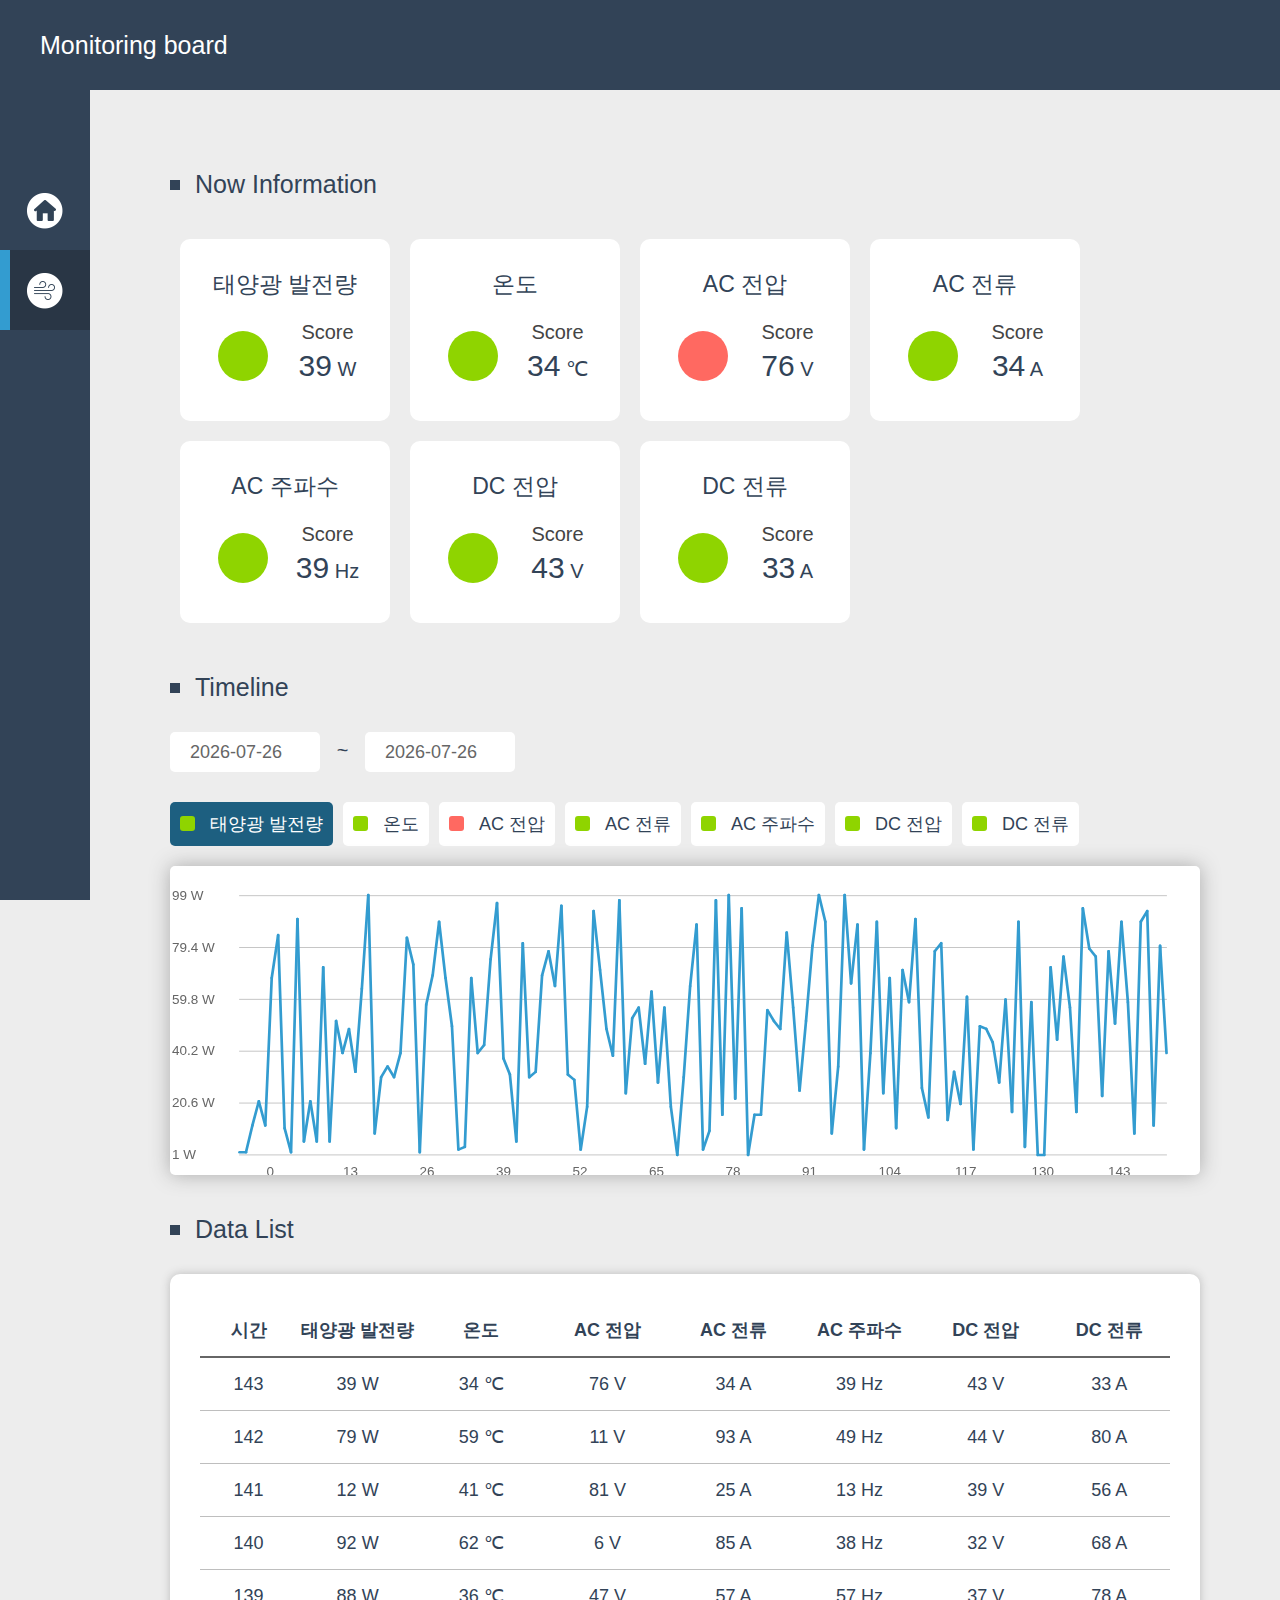
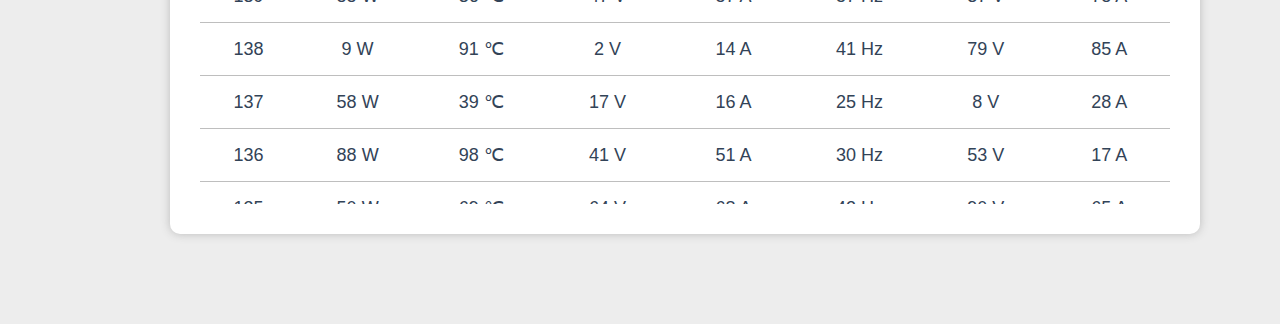
<file: index.html>
<!doctype html>
<html lang="en">
<head>
    <meta charset="UTF-8">
    <meta name="viewport" content="width=device-width, user-scalable=no, initial-scale=1.0, maximum-scale=1.0, minimum-scale=1.0">
    <meta http-equiv="X-UA-Compatible" content="ie=edge">
    <link rel="stylesheet" href="./public/css/common.css">
    <link rel="stylesheet" href="./public/css/jquery-ui.min.css">
    <script src="./public/js/vue.min.js"></script>
    <script src="./public/js/jquery-1.12.4.min.js"></script>
    <script src="./public/js/jquery-ui.min.js"></script>
    <title id="page-title">Dashboard</title>
</head>
<body>
<div id="app"></div>
<script src="./public/js/app.js"></script>
</body>
</html>
</file>
<file: public/css/common.css>
@charset "UTF-8";
/* 초기화 */
html, body { margin: 0; padding: 0; width: 100%; height: 100%; }

body { font-size: 15px; font-family: "NanumBarunGothic", "Nanum Barun Gothic", "sans-serif", "Myriad", "Arial"; font-weight: 200; }

h1, h2, h3, h4, h5, h6, form, fieldset, p, dl, dt, dd, ul, li { margin: 0; padding: 0; border: 0; font-family: inherit; }

h1, h2, h3, h4, h5, h6, strong { font-weight: 200; }

article, aside, details, figcaption, figure, footer, header, hgroup, menu, nav, section { display: block; margin: 0; padding: 0; }

ul, li { list-style: none; }

legend { font-size: 0; height: 0; }

label, input, button, select, img, label { display: inline-block; vertical-align: middle; font-size: 13px; transition: 0.3s; font-family: inherit; font-weight: 200; }

input[type='submit'], input[type='button'], input[type='reset'], button { cursor: pointer; padding: 0 10px; letter-spacing: -1px; font-weight: 200; box-shadow: 1px 1px 1px rgba(0, 0, 0, 0.3); font-family: inherit; height: 30px; }

input[type="text"], input[type="password"] { height: 30px; line-height: 30px; font-size: 0.6rem; padding: 0 5px; border: 1px solid #bebebe; transition: 0.3s; box-sizing: border-box; }

input[type="text"]:focus, input[type="password"]:focus { border-color: #fff; box-shadow: 0px 0px 3px #000; background: #eff; }

input[type="image"] { cursor: pointer; }

select { height: 30px; box-sizing: border-box; }

a { color: inherit; text-decoration: none; }

a:hover { text-decoration: underline; }

a[class*="btn"] { display: inline-block; text-align: center; text-decoration: none; }

img { max-width: 100%; max-height: 100%; border: 0; margin: 0; padding: 0; }

@media (max-width: 479px) { html { font-size: 15px; } }
@media (min-width: 480px) and (max-width: 519px) { html { font-size: 15px; } }
@media (min-width: 520px) and (max-width: 559px) { html { font-size: 16px; } }
@media (min-width: 560px) and (max-width: 599px) { html { font-size: 17px; } }
@media (min-width: 600px) and (max-width: 639px) { html { font-size: 18px; } }
@media (min-width: 640px) and (max-width: 679px) { html { font-size: 19px; } }
@media (min-width: 680px) and (max-width: 719px) { html { font-size: 20px; } }
@media (min-width: 720px) and (max-width: 759px) { html { font-size: 21px; } }
@media (min-width: 760px) and (max-width: 799px) { html { font-size: 22px; } }
@media (min-width: 800px) and (max-width: 839px) { html { font-size: 23px; } }
@media (min-width: 840px) and (max-width: 879px) { html { font-size: 24px; } }
@media (min-width: 880px) { html { font-size: 25px; } }
/* login */
.login_wrap { background: #f5f5f5; width: 100%; height: 100%; display: flex; justify-content: center; align-items: center; }
.login_wrap .login { width: 350px; }
.login_wrap h2 { text-align: center; padding-bottom: 50px; }
.login_wrap p + p { margin-top: 20px; }
.login_wrap label { display: block; cursor: pointer; }
.login_wrap .input { max-width: 100%; border: none; background: #FFF; height: 35px; box-sizing: border-box; padding: 0 20px; border-radius: 5px; }
.login_wrap .btm_line { height: 60px; line-height: 60px; text-align: center; position: relative; }
.login_wrap .btm_line:before { content: ""; position: absolute; height: 1px; width: 100%; display: block; background: #c5c5c5; top: 30px; }
.login_wrap .btm_line > span { background: #f5f5f5; display: inline-block; padding: 0 5px; position: relative; font-size: 12px; color: #666; }
.login_wrap .login-btm { display: flex; justify-content: space-between; }

/* header */
.header { position: fixed; left: 0; top: 0; right: 0; z-index: 100; }
.header .top { height: 90px; background: #324357; line-height: 90px; display: flex; justify-content: space-between; padding: 0 30px; color: #FFF; }
.header .logo { font-size: 25px; }
.header .logo a { text-decoration: none; }
.header .logo img { margin-top: -10px; }
.header .logo span { display: inline-block; margin-left: 10px; }
.header .util { display: flex; font-size: 18px; }
.header .util li { margin-left: 40px; }
.header .util .user:before { content: ""; width: 35px; height: 35px; display: inline-block; background: url(../img/icon-user.png) no-repeat; vertical-align: middle; margin-right: 15px; }
.header .util .logout:before { content: ""; width: 35px; height: 35px; display: inline-block; background: url(../img/icon-logout.png) no-repeat; vertical-align: middle; margin-right: 15px; }
.header .util .push { position: relative; }
.header .util .push a { display: block; position: absolute; display: inline-block; width: 30px; height: 30px; border-radius: 100%; background: #f8e71c; color: #324357; border: none; line-height: 30px; text-align: center; font-size: 12px; right: -5px; bottom: 20%; line-height: 32px; font-weight: 700; }
.header .util .push:before { content: ""; width: 42px; height: 42px; display: inline-block; background: url(../img/icon-push.png) no-repeat; vertical-align: middle; margin-right: 15px; }
.header .gnb { position: fixed; left: 0; top: 90px; bottom: 0; width: 90px; background: #324357; text-align: center; }
.header .gnb ul { padding-top: 80px; }
.header .gnb li { height: 80px; line-height: 80px; }
.header .gnb li:hover > a, .header .gnb li.active > a { background: #293645; }
.header .gnb li:hover > a:before, .header .gnb li.active > a:before { opacity: 1; }
.header .gnb a { display: block; transition: .3s; position: relative; }
.header .gnb a:before { content: ""; content: ""; width: 10px; position: absolute; left: 0; top: 0; bottom: 0; background: #339cd0; transition: .3s; opacity: 0; }

.site-content { padding: 180px 90px 90px 180px; background: #ededed; color: #324357; }
.site-content .content-title { font-size: 25px; margin-bottom: 30px; }
.site-content .content-title:before { content: ""; width: 10px; height: 10px; display: inline-block; vertical-align: middle; margin-right: 15px; background: #324357; margin-top: -3px; }
.site-content > section + section { margin-top: 40px; }
@media (max-width: 1439px) { .site-content { padding: calc(90px + 6.25vw) 6.25vw 90px calc(90px + 6.25vw); } }

.content-01 { position: relative; }
.content-01 ul { display: flex; flex-flow: wrap; }
.content-01 ul > li { width: 230px; }
.content-01 ul > li > div { margin: 10px; border-radius: 10px; background: #fff; padding-bottom: 40px; }
.content-01 ul .dvc_name { text-align: center; font-size: 23px; display: block; padding: 30px 0; }
.content-01 ul .state { display: flex; align-items: center; text-align: center; box-sizing: border-box; padding: 0 20px; }
.content-01 ul .state > div { width: 50%; }
.content-01 ul .cycle:before { content: ""; display: inline-block; width: 50px; height: 50px; border-radius: 100%; background: #fff; color: #fff; border: none; line-height: 50px; text-align: center; vertical-align: middle; }
.content-01 ul .cycle.color1:before { background: #339cd0; }
.content-01 ul .cycle.color2:before { background: #8fd400; }
.content-01 ul .cycle.color3:before { background: #ffbe23; }
.content-01 ul .cycle.color4:before { background: #ff6961; }
.content-01 ul .score { margin-top: -10px; }
.content-01 ul .score > span, .content-01 ul .score > strong { display: block; line-height: 120%; }
.content-01 ul .score > span { font-size: 20px; color: #444; }
.content-01 ul .score > strong { font-size: 30px; font-weight: 200; line-height: 80%; margin-top: 10px; }
.content-01 ul .score > strong span { font-size: 20px; }

.content-02 .graph { background: #fff; padding-bottom: 30%; position: relative; border-radius: 5px; box-shadow: 0 0 20px #aaa; }
.content-02 .tab { display: flex; margin-bottom: 20px; }
.content-02 .tab li { margin-right: 10px; }
.content-02 .tab li.color1 > a:before { background: #339cd0; }
.content-02 .tab li.color2 > a:before { background: #8fd400; }
.content-02 .tab li.color3 > a:before { background: #ffbe23; }
.content-02 .tab li.color4 > a:before { background: #ff6961; }
.content-02 .tab li > a.active { background: #1d5f80; color: #fff; transition: .3s; }
.content-02 .tab a { display: block; background: #fff; border-radius: 5px; padding: 10px 10px 10px 40px; text-decoration: none; font-size: 18px; position: relative; word-break: break-all; }
.content-02 .tab a:before { content: ""; width: 15px; height: 15px; border-radius: 3px; background: #fff; display: inline-block; margin-right: 15px; position: absolute; left: 10px; top: 14px; }
.content-02 .tab a:after { content: ""; position: absolute; left: 0; top: 0; bottom: 0; right: 0; background: rgba(0, 0, 0, 0.25); z-index: 20; border-radius: 5px; opacity: 0; transition: .3s; }
.content-02 .tab a:hover:after { opacity: 1; }
.content-02 .graph_top { display: flex; justify-content: space-between; }
.content-02 .selectDate { margin-bottom: 30px; font-size: 20px; }
.content-02 .selectDate input { border: none; font-size: 18px; padding: 0; width: 150px; padding: 20px; border-radius: 5px; color: #666; }
.content-02 .graph_type { display: flex; align-items: center; }
.content-02 .graph_type li { margin-left: 10px; }
.content-02 .graph_type a { display: inline-block; width: 40px; height: 40px; border-radius: 100%; background: #a2a2a2; color: #fff; border: none; line-height: 40px; text-align: center; transition: .3s; }
.content-02 .graph_type a img { height: 20px; }
.content-02 .graph_type a img.icon1 { height: 15px; margin-left: -2px; }
.content-02 .graph_type a img.icon2 { height: 25px; }
.content-02 .graph_type a img.icon5 { height: 18px; }
.content-02 .graph_type a img.icon6 { height: 25px; }
.content-02 .graph_type a:hover, .content-02 .graph_type a.active { width: 50px; height: 50px; background: #324357; line-height: 50px; }
.content-02 .graph_type a:hover img, .content-02 .graph_type a.active img { transform: scale(1.2, 1.2); }
.content-02 .graph_type .icon3 { margin-top: -4px; }
.content-02 .graph_type .icon5 { margin-top: -4px; }
.content-02 .graph_type .icon6 { margin-top: -4px; }
.content-02 .graph_mask { position: absolute; left: 0; top: 0; bottom: 0; right: 0; background: rgba(0, 0, 0, 0.25); display: flex; font-size: 50px; align-items: center; justify-content: center; color: #fff; }
.content-02 #graph { position: absolute; left: 0; top: 0; width: 100%; height: 100%; }

.content-03 .list { background: #FFF; box-shadow: 0 0 10px #bbb; padding: 30px; border-radius: 10px; }
.content-03 .table_wrap { overflow-y: auto; height: 500px; }
.content-03 table { border-spacing: 0; border-collapse: collapse; font-size: 18px; text-align: center; }
.content-03 th { border-bottom: 2px solid #666; height: 50px; }
.content-03 td { border-bottom: 1px solid #bebebe; height: 50px; }
.content-03 h3 { font-size: 40px; margin-bottom: 40px; text-align: center; }

.content-04 > div { display: flex; justify-content: space-between; }
.content-04 #map { height: 800px; width: calc(100% - 300px); }
.content-04 .deviceList { overflow-y: auto; height: 800px; width: 260px; }
.content-04 .deviceList li { margin-bottom: 10px; position: relative; }
.content-04 .deviceList li.color1 > a:before { background: #339cd0; }
.content-04 .deviceList li.color2 > a:before { background: #8fd400; }
.content-04 .deviceList li.color3 > a:before { background: #ffbe23; }
.content-04 .deviceList li.color4 > a:before { background: #ff6961; }
.content-04 .deviceList li.color1 .score { color: #339cd0; }
.content-04 .deviceList li.color2 .score { color: #8fd400; }
.content-04 .deviceList li.color3 .score { color: #ffbe23; }
.content-04 .deviceList li.color4 .score { color: #ff6961; }
.content-04 .deviceList li a { display: block; background: #fff; border-radius: 5px; padding: 10px 10px 10px 35px; text-decoration: none; font-size: 18px; position: relative; word-break: break-all; }
.content-04 .deviceList li a:before { content: ""; width: 15px; height: 15px; border-radius: 3px; background: #fff; display: inline-block; margin-right: 15px; position: absolute; left: 10px; top: 14px; }
.content-04 .deviceList li a:after { content: ""; position: absolute; left: 0; top: 0; bottom: 0; right: 0; background: rgba(0, 0, 0, 0.25); z-index: 20; border-radius: 5px; opacity: 0; transition: .3s; }
.content-04 .deviceList li a:hover:after { opacity: 1; }
.content-04 .deviceList li .score { position: absolute; right: 10px; top: 0; line-height: 41px; display: block; font-weight: bold; font-size: 18px; }
.content-04 .search_frm { position: relative; }
.content-04 .search_frm .input { width: 100%; background: #c5c5c5; border: none; color: #666; padding: 0 45px 0 10px; height: 45px; font-size: 20px; }
.content-04 .search_frm .submit { position: absolute; right: 0; top: 0; right: 10px; top: 12.5px; }
.content-04 .sort { padding: 20px 0; text-align: right; }

/* public class */
span.middle { display: inline-block; height: 100%; width: 0; font-size: 0; vertical-align: middle; }
span.middle + * { display: inline-block; vertical-align: middle; }
span.middle.all ~ * { display: inline-block; vertical-align: middle; }

.al_l { text-align: left; }

.al_c { text-align: center; }

.al_r { text-align: right; }

.fl { float: left; }

.fr { float: right; }

.fn { float: none; }

.btn_group { text-align: center; margin-top: 20px; }
.btn_group.right { text-align: right; }
.btn_group.left { text-align: left; }

.link { cursor: pointer; }

label.file { border: 1px solid #ddd; display: inline-block; padding: 7px 20px; width: 100px; text-align: center; background: #fff; cursor: pointer; }
label.file:hover { background: #aff; }
label.file.over { background: #339cd0; color: #fff; }
label.file > input { display: none; }

.mean_only { font-size: 0; height: 0; width: 0; }

/* layer */
#layer { position: fixed; width: 100%; height: 100%; top: 0; left: 0; z-index: 100; overflow: auto; }
#layer > div { display: flex; justify-content: center; align-items: center; min-height: 100%; }
#layer .bg { position: fixed; width: 100%; height: 100%; opacity: .2; background: #000; display: block; left: 0; top: 0; cursor: pointer; }
#layer .box { background: #fff; box-shadow: 1px 1px 3px rgba(0, 0, 0, 0.3); position: relative; max-width: calc(100% - 60px); margin: 30px; }
#layer .box > a.close { position: absolute; top: 0; right: 0; width: 30px; height: 30px; line-height: 30px; background: #8fd400; color: #fff; text-decoration: none; font-weight: bold; text-align: center; }
#layer .title { border-bottom: 1px solid #ddd; padding-bottom: 15px; margin-bottom: 15px; font-size: 25px; }
#layer .layerContent > div { padding: 30px; }

/*# sourceMappingURL=common.css.map */
</file>
